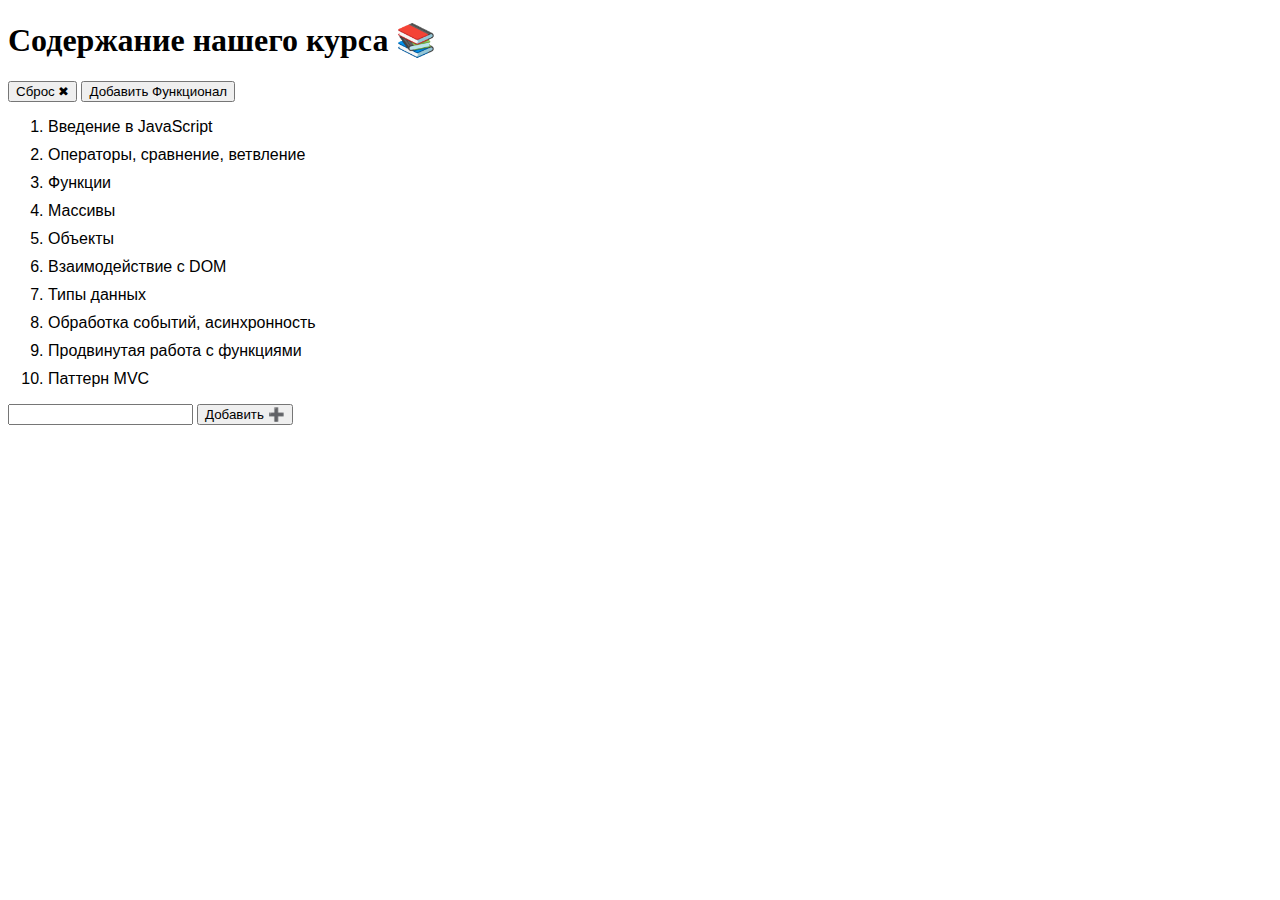
<file: index.html>
<!DOCTYPE html>
<html lang="en">
<head>
    <meta charset="UTF-8">
    <meta name="viewport" content="width=device-width, initial-scale=1.0">
    <link rel="stylesheet" href="styles.css">
    <title>Document</title>
</head>
<body>
    <h1 class="title">Содержание нашего курса 📚</h1>
    <button id="reset-button">Сброс ✖</button>
    <button type="submit" class="fooButton">Добавить Функционал</button>
    <ol class="list">
      <li class="item">Введение в JavaScript</li>
      <li class="item">Операторы, сравнение, ветвление</li>
      <li class="item">Функции</li>
      <li class="item">Массивы</li>
      <li class="item">Объекты</li>
      <li class="item">Взаимодействие с DOM</li>
      <li class="item">Типы данных</li>
      <li class="item">Обработка событий, асинхронность</li>
      <li class="item">Продвинутая работа с функциями</li>
      <li class="item">Паттерн MVC</li>
    </ol>
   
    <form class="form">
      <input class="input" />
      <button type="submit" class="button">Добавить ➕</button>
      
    </form>
    <script src="main.js"></script>
</body>
</html>
</file>
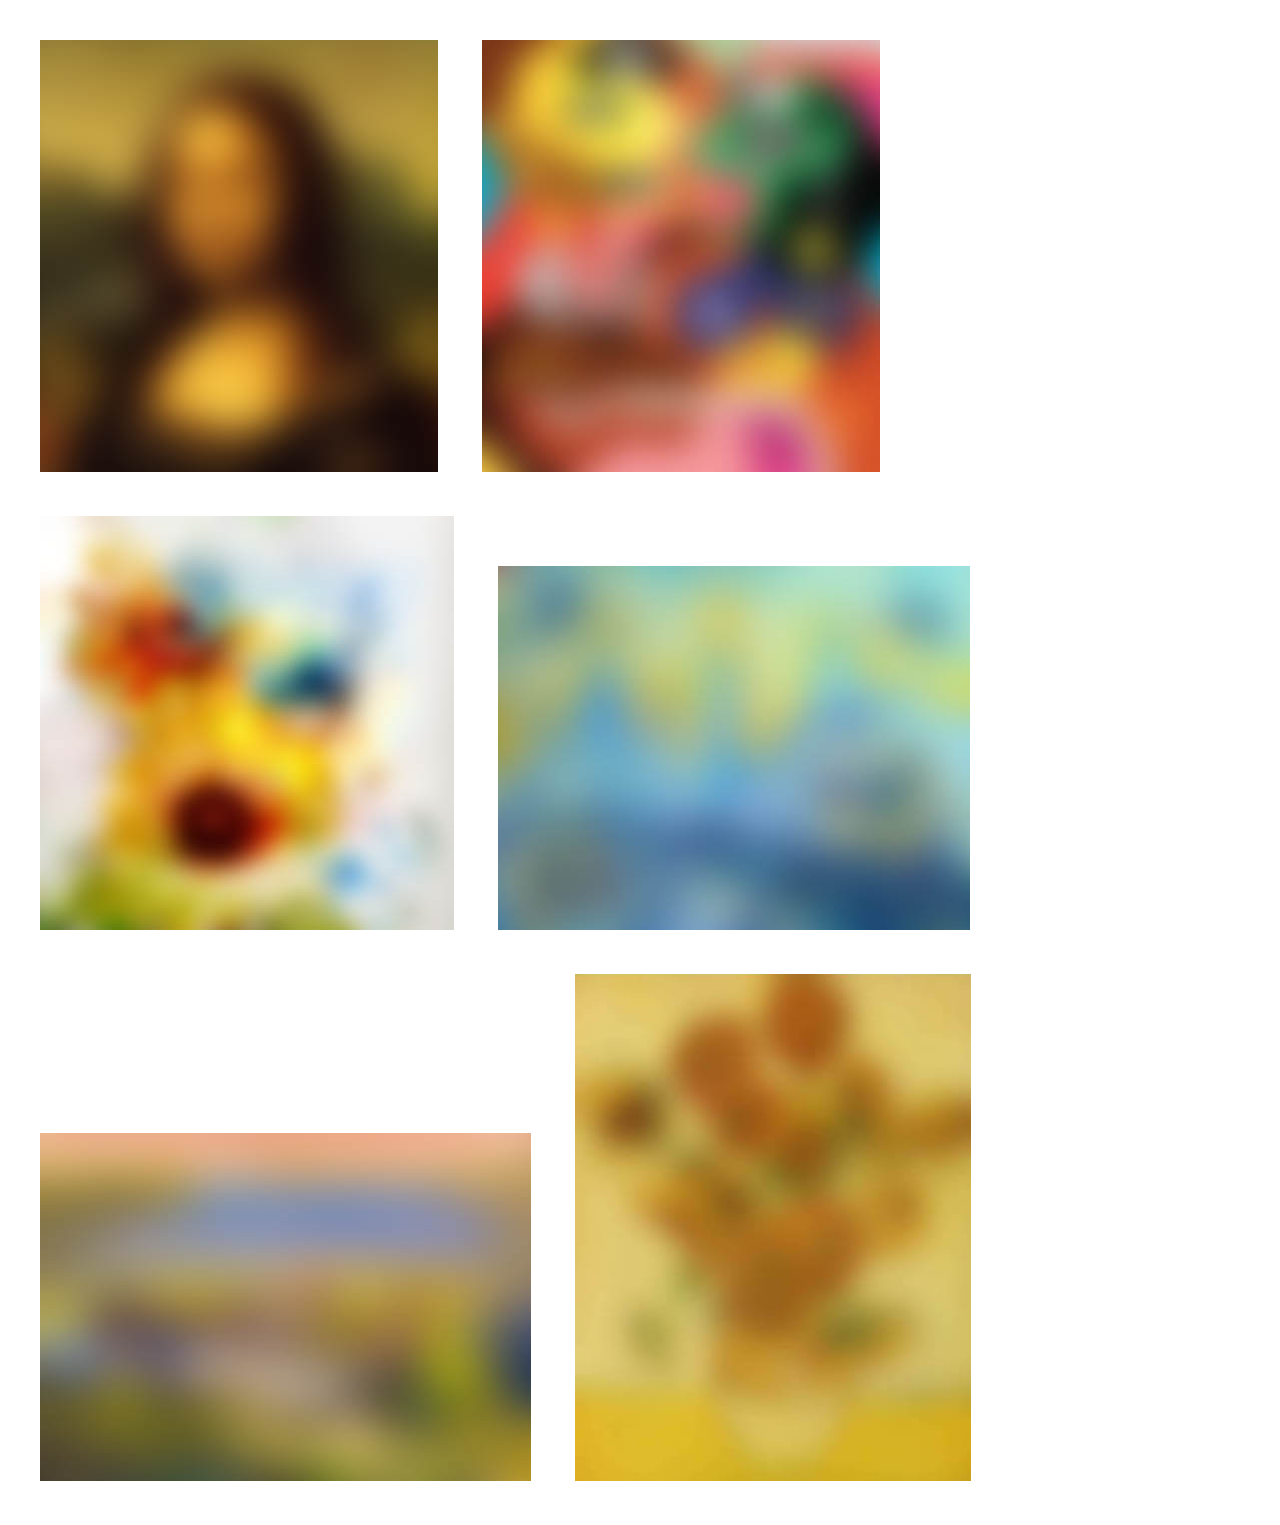
<file: Event handling/index.html>
<!DOCTYPE html>
<html lang="en">
<head>
    <meta charset="UTF-8">
    <meta name="viewport" content="width=device-width, initial-scale=1.0">
    <link rel="stylesheet" href="styles.css">
    <title>Image Guess</title>
</head>
<body>
    <img id="zero" src="zeroblur.jpg" alt="photo">
    <img id="one" src="oneblur.jpg" alt="photo">
    <img id="two" src="twoblur.jpg" alt="photo">
    <img id="three" src="threeblur.jpg" alt="photo">
    <img id="four" src="fourblur.jpg" alt="photo">
    <img id="five" src="fiveblur.jpg" alt="photo">
    <script src="main.js"></script>
</body>
</html>
</file>
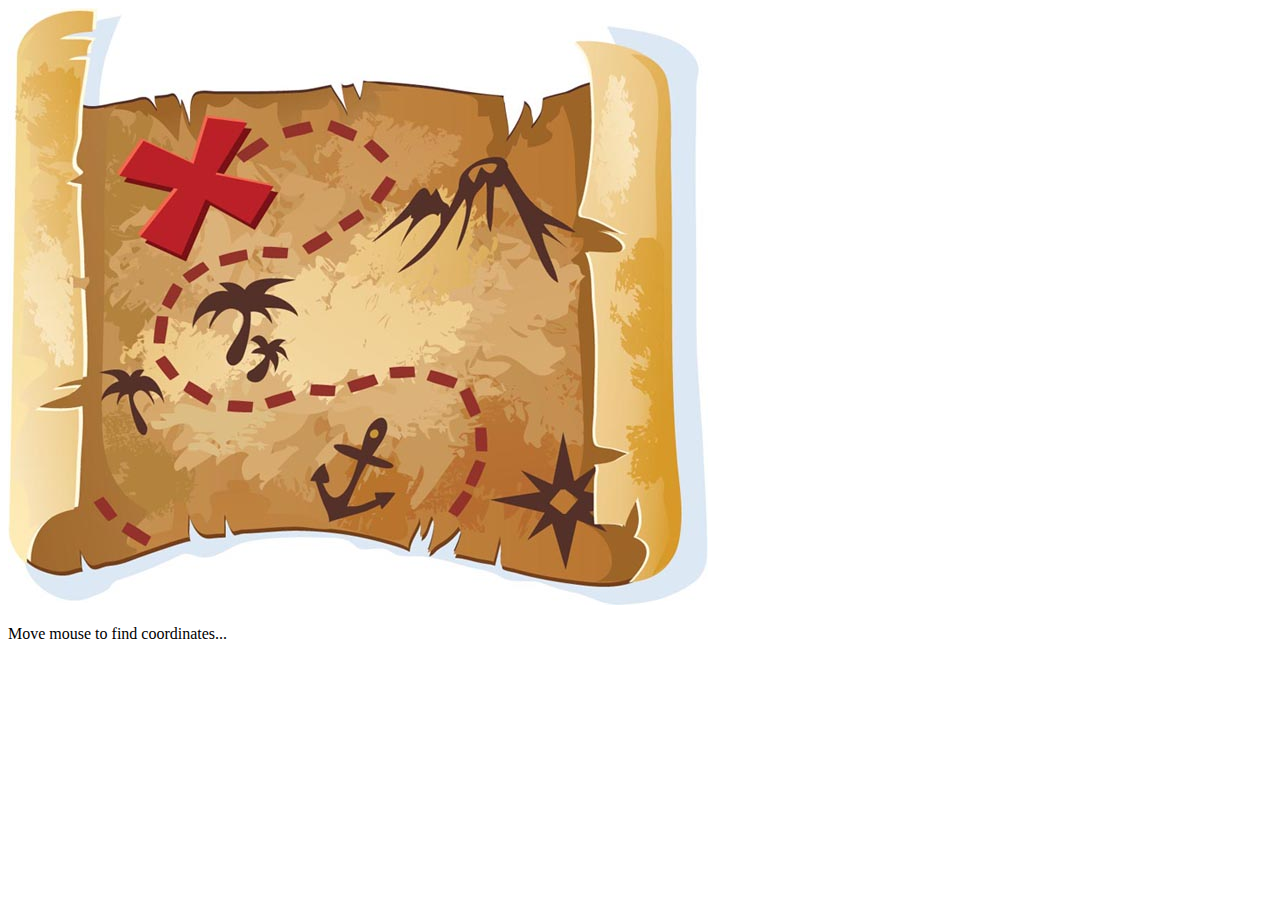
<file: Map/index.html>
<!DOCTYPE html>
<html lang="en">
  <head>
    <meta charset="UTF-8" />
    <meta name="viewport" content="width=device-width, initial-scale=1.0" />
    <title>Pirates Booty</title>
    <script>
      window.onload = init;
      function init() {
        let map = document.getElementById("map");
        map.onmousemove = showCoords;
      }

      function showCoords(eventObj) {
        let map = document.getElementById("coords");
        let x = eventObj.clientX;
        let y = eventObj.clientY;
        map.innerHTML = "Map coordinates: " + x + ", " + y;
      }

      // function timerHandler () {
      //     alert ("Hey what are you doing just sitting there staring at a blank screen?")
      // }
      // setTimeout(timerHandler, 5000);

      let tick = true;
      function ticker() {
        if (tick) {
          console.log("Tick");
          tick = false;
        } else {
          console.log("Tock");
          tick = true;
        }
      }
      setInterval(ticker, 1000);
    </script>
  </head>
  <body>
    <img id="map" src="map.jpg" alt="photo" />
    <p id="coords">Move mouse to find coordinates...</p>
  </body>
</html>
</file>
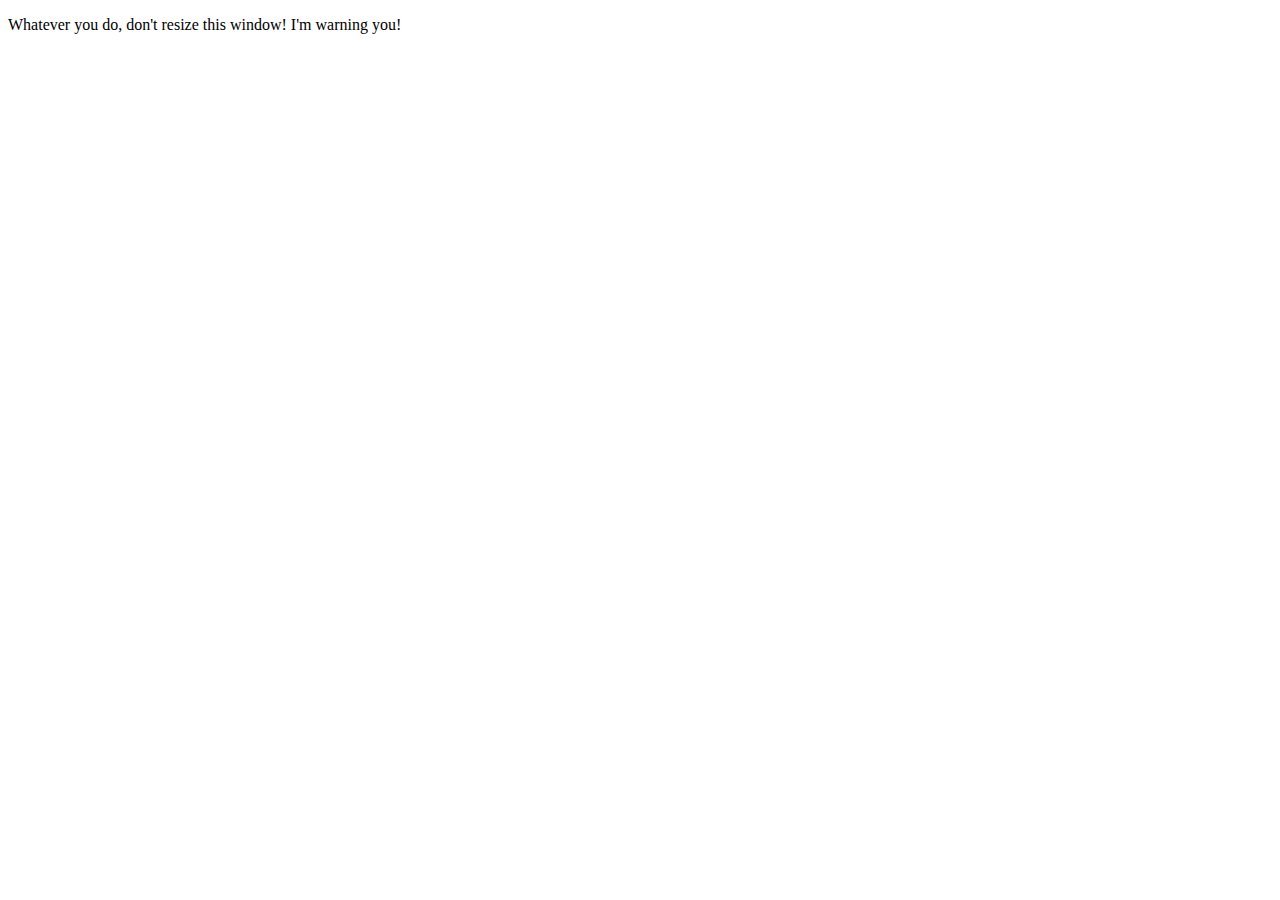
<file: onresize/index.html>
<!DOCTYPE html>
<html lang="en">
  <head>
    <meta charset="UTF-8" />
    <meta name="viewport" content="width=device-width, initial-scale=1.0" />
    <title>Don't resize me, I'm ticklish!</title>
    <script>
      function resize() {
        let element = document.getElementById("display");
        element.innerHTML = element.innerHTML + " that tickles!";
      }
    </script>
  </head>
  <body>
    <p id="display">
      Whatever you do, don't resize this window! I'm warning you!
    </p>
    <script>
      window.onresize = resize;
    </script>
  </body>
</html>
</file>
<file: styles.css>
.list {
    display: flex;
    flex-direction: column;
    align-items: start;
    gap: 10px;
  }
   
  .item {
    font-family: Arial, sans-serif;
    cursor: pointer;
  }
   
  .done {
    font-weight: 600; /* Делает текст более жирным, подчеркивая статус "пройдено" */
  }
   
  .done::after {
    content: "✅"; /* Добавляет знак галочки после текста элемента */
    font-size: 13px;
    margin-left: 5px;
  }

  tr,
  td {
    padding: 10px;
    text-align: left;
    border: 1px solid #000000;
  }
</file>
<file: Event handling/styles.css>
body {
    margin: 20px;
}

img {
    margin: 20px;
}
</file>
